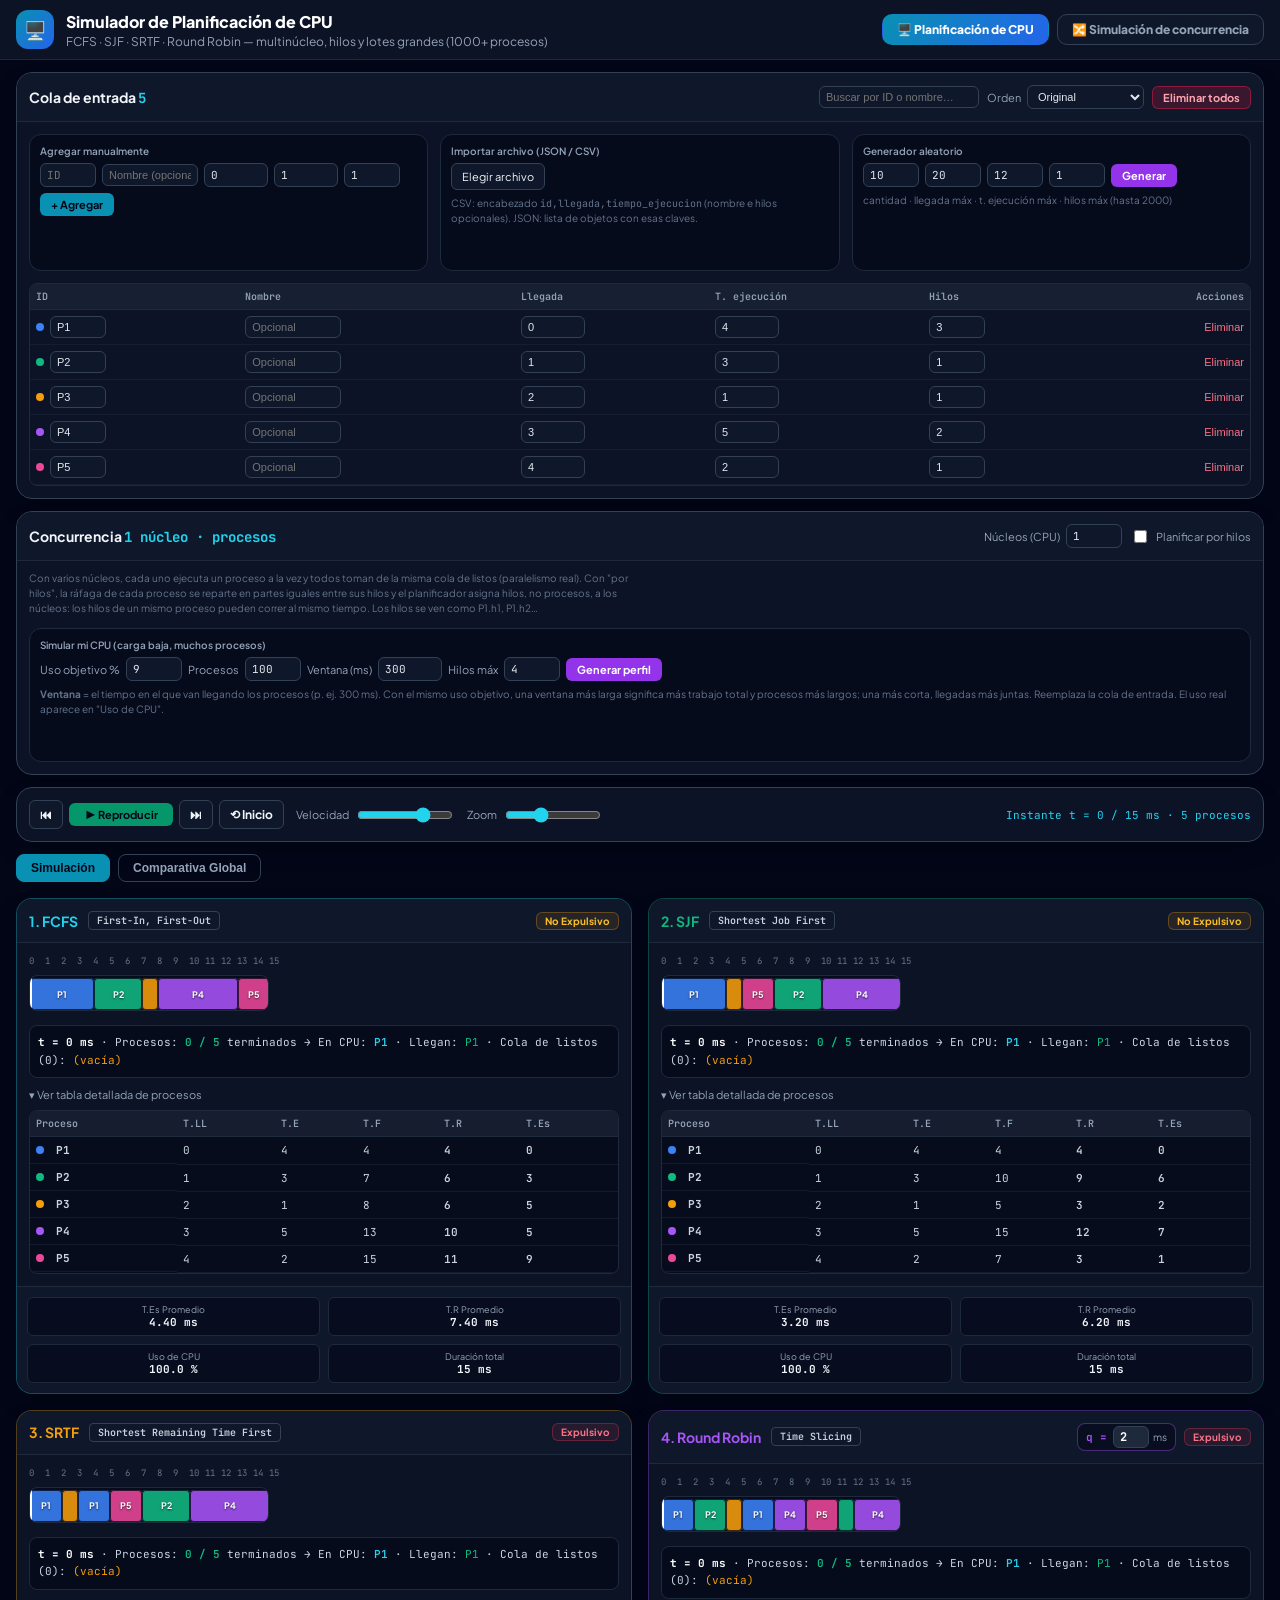
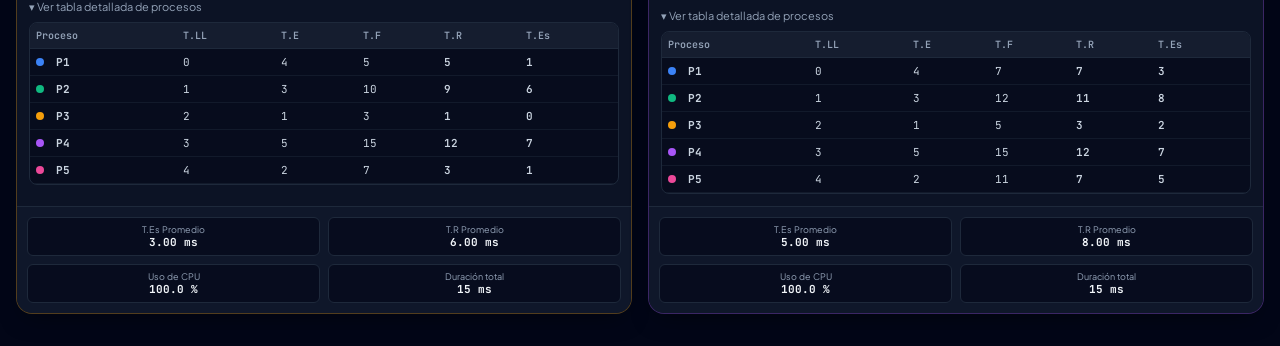
<file: simulacion de planificadores de procesos/index.html>
<!doctype html>
<html lang="es">
<head>
<meta charset="UTF-8" />
<meta name="viewport" content="width=device-width, initial-scale=1, viewport-fit=cover" />
<title>Simulador de Planificación de CPU</title>
<link rel="stylesheet" href="style.css" />
<link rel="stylesheet" href="concurrencia.css" />
</head>
<body>

<header class="app-header">
  <div class="app-header__brand">
    <div id="app-icon" class="app-header__icon">🖥️</div>
    <div>
      <h1 id="app-title" class="app-header__title">Simulador de Planificación de CPU</h1>
      <p id="app-subtitle" class="app-header__subtitle">FCFS · SJF · SRTF · Round Robin — multinúcleo, hilos y lotes grandes (1000+ procesos)</p>
    </div>
  </div>
  <nav class="main-nav">
    <button id="nav-cpu" class="main-nav__btn active" type="button">🖥️ Planificación de CPU</button>
    <button id="nav-conc" class="main-nav__btn" type="button">🔀 Simulación de concurrencia</button>
  </nav>
</header>

<div id="sec-cpu">

<!-- ===================== GESTIÓN DE PROCESOS ===================== -->
<section class="panel-card">
  <div class="panel-card__header">
    <h2 class="panel-card__title">Cola de entrada <span id="proc-count" class="pill-count code-font">5</span></h2>
    <div class="toolbar">
      <input id="proc-search" class="input input--search" placeholder="Buscar por ID o nombre…" />
      <label class="toolbar" style="gap:6px;color:var(--c-text-dim);font-size:11px;">
        Orden
        <select id="sort-select" class="input">
          <option value="original">Original</option>
          <option value="original-desc">Original invertido</option>
          <option value="at-asc">Llegada ↑</option>
          <option value="at-desc">Llegada ↓</option>
          <option value="pid-asc">ID ↑</option>
          <option value="pid-desc">ID ↓</option>
        </select>
      </label>
      <button id="btn-clear-all" class="btn btn--sm btn--danger-ghost">Eliminar todos</button>
    </div>
  </div>

  <div class="form-grid">
    <div class="form-box">
      <p class="form-box__label">Agregar manualmente</p>
      <div class="field-row">
        <input id="f-pid" class="input input--id code-font" placeholder="ID" />
        <input id="f-name" class="input input--name" placeholder="Nombre (opcional)" />
        <input id="f-at" type="number" min="0" value="0" class="input input--num code-font" placeholder="Llegada" />
        <input id="f-bt" type="number" min="1" value="1" class="input input--num code-font" placeholder="T. ejecución" />
        <input id="f-th" type="number" min="1" max="16" value="1" class="input input--num-sm code-font" placeholder="Hilos" title="Hilos" />
        <button id="btn-add" class="btn btn--sm btn--add">+ Agregar</button>
      </div>
      <p id="add-status" class="status-msg"></p>
    </div>

    <div class="form-box">
      <p class="form-box__label">Importar archivo (JSON / CSV)</p>
      <label class="file-label">
        Elegir archivo
        <input id="file-input" type="file" accept=".json,.csv" class="hidden" />
      </label>
      <p class="hint">CSV: encabezado <span class="code-font">id,llegada,tiempo_ejecucion</span> (nombre e hilos opcionales). JSON: lista de objetos con esas claves.</p>
      <p id="import-status" class="status-msg"></p>
    </div>

    <div class="form-box">
      <p class="form-box__label">Generador aleatorio</p>
      <div class="field-row">
        <input id="r-n" type="number" min="1" max="2000" value="10" class="input input--num-sm code-font" title="Cantidad" />
        <input id="r-at-max" type="number" min="0" value="20" class="input input--num-sm code-font" title="Llegada máx" />
        <input id="r-bt-max" type="number" min="1" value="12" class="input input--num-sm code-font" title="T. ejecución máx" />
        <input id="r-th-max" type="number" min="1" max="16" value="1" class="input input--num-sm code-font" title="Hilos máx" />
        <button id="btn-random" class="btn btn--sm btn--random">Generar</button>
      </div>
      <p class="hint">cantidad · llegada máx · t. ejecución máx · hilos máx (hasta 2000)</p>
    </div>
  </div>

  <div id="proc-scroll" class="table-wrap table-wrap--proc custom-scrollbar">
    <table class="data-table data-table--proc">
      <thead>
        <tr><th>ID</th><th>Nombre</th><th>Llegada</th><th>T. ejecución</th><th>Hilos</th><th class="text-right">Acciones</th></tr>
      </thead>
      <tbody id="proc-tbody"></tbody>
    </table>
  </div>
</section>

<!-- ===================== CONCURRENCIA ===================== -->
<section class="panel-card">
  <div class="panel-card__header">
    <h2 class="panel-card__title">Concurrencia <span id="cfg-summary" class="pill-count code-font"></span></h2>
    <div class="toolbar">
      <label class="cfg-label">Núcleos (CPU)
        <input id="cfg-cores" type="number" min="1" max="16" value="1" class="input input--num-sm code-font" />
      </label>
      <label class="cfg-label"><input id="cfg-threads" type="checkbox" /> Planificar por hilos</label>
    </div>
  </div>
  <p class="hint cfg-hint">Con varios núcleos, cada uno ejecuta un proceso a la vez y todos toman de la misma cola de listos (paralelismo real). Con "por hilos", la ráfaga de cada proceso se reparte en partes iguales entre sus hilos y el planificador asigna hilos, no procesos, a los núcleos: los hilos de un mismo proceso pueden correr al mismo tiempo. Los hilos se ven como P1.h1, P1.h2…</p>
  <div class="form-box profile-box">
    <p class="form-box__label">Simular mi CPU (carga baja, muchos procesos)</p>
    <div class="field-row">
      <label class="cfg-label">Uso objetivo %
        <input id="pf-util" type="number" min="1" max="100" value="9" class="input input--num-sm code-font" />
      </label>
      <label class="cfg-label">Procesos
        <input id="pf-n" type="number" min="1" max="2000" value="100" class="input input--num-sm code-font" />
      </label>
      <label class="cfg-label" title="Tiempo total durante el cual van llegando los procesos">Ventana (ms)
        <input id="pf-win" type="number" min="10" value="300" class="input input--num code-font" />
      </label>
      <label class="cfg-label">Hilos máx
        <input id="pf-th" type="number" min="1" max="16" value="4" class="input input--num-sm code-font" />
      </label>
      <button id="btn-profile" class="btn btn--sm btn--random">Generar perfil</button>
    </div>
    <p class="hint"><strong>Ventana</strong> = el tiempo en el que van llegando los procesos (p. ej. 300 ms). Con el mismo uso objetivo, una ventana más larga significa más trabajo total y procesos más largos; una más corta, llegadas más juntas. Reemplaza la cola de entrada. El uso real aparece en "Uso de CPU".</p>
    <p id="profile-status" class="status-msg"></p>
  </div>
  <div id="thread-legend" class="thread-legend hidden">
    <span>Hilos de un mismo proceso (mismo color):</span>
    <span class="thread-legend__item"><span class="thread-legend__sw"></span>h1, h5…</span>
    <span class="thread-legend__item"><span class="thread-legend__sw thread-1"></span>h2, h6…</span>
    <span class="thread-legend__item"><span class="thread-legend__sw thread-2"></span>h3, h7…</span>
    <span class="thread-legend__item"><span class="thread-legend__sw thread-3"></span>h4, h8…</span>
  </div>
</section>

<!-- ===================== REPRODUCCIÓN GLOBAL ===================== -->
<section class="panel-card">
  <div class="playback-bar">
    <div class="playback-controls">
      <button id="btn-step-back" class="btn btn--sm btn--secondary icon-btn">⏮</button>
      <button id="btn-play" class="btn btn--sm btn--play">▶ Reproducir</button>
      <button id="btn-step-fwd" class="btn btn--sm btn--secondary icon-btn">⏭</button>
      <button id="btn-scrub-reset" class="btn btn--sm btn--secondary icon-btn">⟲ Inicio</button>
    </div>
    <label class="range-field">Velocidad
      <input id="speed-range" type="range" min="40" max="1000" step="20" value="740">
    </label>
    <label class="range-field">Zoom
      <input id="zoom-range" type="range" min="3" max="40" step="1" value="16">
    </label>
    <span id="cursor-label" class="cursor-label code-font">Instante t = 0 / 0 ms</span>
  </div>
</section>

<div class="tabs">
  <button class="tab-btn active" id="tab-sim">Simulación</button>
  <button class="tab-btn" id="tab-comp">Comparativa Global</button>
</div>

<main id="view-sim" class="panels-grid"></main>

<section id="view-comp" class="comp-wrap hidden">
  <div class="comp-card">
    <h2 class="comp-card__title">Comparativa de las 4 políticas (mismo lote)</h2>
    <p id="comp-cfg" class="hint"></p>
    <div class="table-wrap">
      <table class="comp-table">
        <thead><tr><th>Algoritmo</th><th>T.Es Promedio</th><th>T.R Promedio</th><th>Uso de CPU</th></tr></thead>
        <tbody id="comp-tbody"></tbody>
      </table>
    </div>
    <div id="comp-bars" class="comp-bars"></div>
  </div>
</section>

<template id="tpl-panel">
  <section class="algo-panel">
    <div class="algo-panel__header">
      <h2 class="algo-panel__title"><span class="panel-title"></span><span class="algo-panel__subtitle panel-subtitle"></span></h2>
      <div class="algo-panel__extra panel-extra"></div>
    </div>
    <div class="algo-panel__body">
      <div class="gantt-scroll custom-scrollbar wrap">
        <div class="gantt-ruler ruler"></div>
        <div class="gantt-cells cells"></div>
      </div>
      <div class="detail-box detail"></div>
      <details class="detail-toggle">
        <summary>Ver tabla detallada de procesos</summary>
        <div class="table-wrap table-wrap--detail custom-scrollbar detail-scroll">
          <table class="data-table">
            <thead>
              <tr><th>Proceso</th><th>T.LL</th><th>T.E</th><th>T.F</th><th>T.R</th><th>T.Es</th></tr>
            </thead>
            <tbody class="tbody"></tbody>
          </table>
        </div>
      </details>
    </div>
    <div class="algo-panel__stats">
      <div class="stat-box"><span class="stat-box__label">T.Es Promedio</span><span class="stat-box__value stat-wt"></span></div>
      <div class="stat-box"><span class="stat-box__label">T.R Promedio</span><span class="stat-box__value stat-tat"></span></div>
      <div class="stat-box"><span class="stat-box__label">Uso de CPU</span><span class="stat-box__value stat-util"></span></div>
      <div class="stat-box"><span class="stat-box__label">Duración total</span><span class="stat-box__value stat-span"></span></div>
    </div>
  </section>
</template>

</div><!-- /sec-cpu -->

<div id="sec-conc" class="hidden"></div>

<script src="script.js"></script>
<script src="concurrencia.js"></script>
<script src="problema-fumadores.js"></script>
<script src="problema-barbero.js"></script>
<script src="problema-productor-consumidor.js"></script>
<script src="problema-lectores-escritores.js"></script>
<script src="problema-filosofos.js"></script>
</body>
</html>
</file>
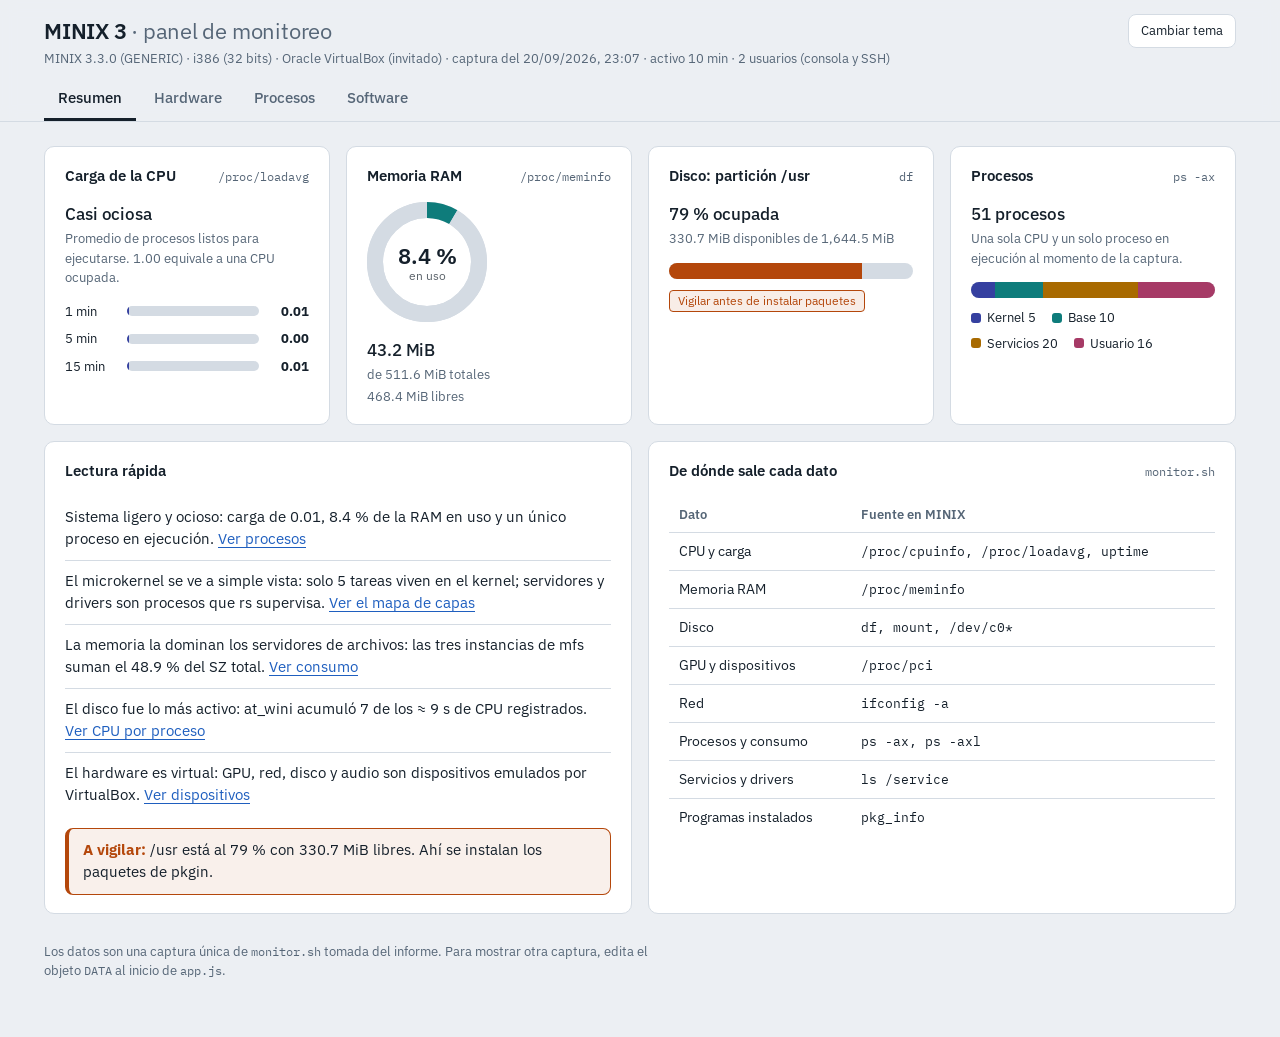
<file: visual/index.html>
<!DOCTYPE html>
<html lang="es">
<head>
  <meta charset="utf-8">
  <meta name="viewport" content="width=device-width, initial-scale=1">
  <title>MINIX 3 · Panel de monitoreo</title>
  <link rel="preconnect" href="https://fonts.googleapis.com">
  <link rel="preconnect" href="https://fonts.gstatic.com" crossorigin>
  <link rel="stylesheet" href="https://fonts.googleapis.com/css2?family=IBM+Plex+Mono:wght@400;500&family=IBM+Plex+Sans:wght@400;500;600&display=swap">
  <link rel="stylesheet" href="styles.css">
</head>
<body>
  <a class="skip" href="#main">Ir al contenido</a>

  <header class="top">
    <div class="top-inner">
      <div class="ident">
        <div>
          <h1>MINIX 3 <span>· panel de monitoreo</span></h1>
          <p class="ident-meta" id="meta"></p>
        </div>
        <button class="theme-btn" id="theme-btn" type="button" aria-pressed="false">Cambiar tema</button>
      </div>

      <nav class="tabs" role="tablist" aria-label="Secciones del panel">
        <button class="tab" role="tab" id="tab-resumen"  aria-controls="view-resumen"  aria-selected="true"  type="button">Resumen</button>
        <button class="tab" role="tab" id="tab-hardware" aria-controls="view-hardware" aria-selected="false" type="button" tabindex="-1">Hardware</button>
        <button class="tab" role="tab" id="tab-procesos" aria-controls="view-procesos" aria-selected="false" type="button" tabindex="-1">Procesos</button>
        <button class="tab" role="tab" id="tab-software" aria-controls="view-software" aria-selected="false" type="button" tabindex="-1">Software</button>
      </nav>
    </div>
  </header>

  <main id="main">
    <section class="view" id="view-resumen"  role="tabpanel" aria-labelledby="tab-resumen"></section>
    <section class="view" id="view-hardware" role="tabpanel" aria-labelledby="tab-hardware" hidden></section>
    <section class="view" id="view-procesos" role="tabpanel" aria-labelledby="tab-procesos" hidden></section>
    <section class="view" id="view-software" role="tabpanel" aria-labelledby="tab-software" hidden></section>

    <p class="foot">
      Los datos son una captura única de <code>monitor.sh</code> tomada del informe.
      Para mostrar otra captura, edita el objeto <code>DATA</code> al inicio de <code>app.js</code>.
    </p>
  </main>

  <noscript><p style="padding:24px">Este panel necesita JavaScript activado.</p></noscript>
  <script src="app.js"></script>
</body>
</html>
</file>
<file: simulacion de planificadores de procesos/style.css>
@import url("https://fonts.googleapis.com/css2?family=JetBrains+Mono:wght@400;600;800&family=Plus+Jakarta+Sans:wght@400;500;600;700;800&display=swap");

/* ===================== Tokens ===================== */
:root{
  --c-bg:#020617;
  --c-surface: rgba(15,23,42,.8);
  --c-surface-solid:#0f172a;
  --c-surface-2: rgba(2,6,23,.6);
  --c-surface-3: rgba(2,6,23,.5);
  --c-border:#1e293b;
  --c-border-2:#334155;
  --c-text:#f1f5f9;
  --c-text-dim:#94a3b8;
  --c-text-dim-2:#64748b;

  --font-sans:"Plus Jakarta Sans", sans-serif;
  --font-mono:"JetBrains Mono", monospace;

  /* paleta de colores por proceso (rgb, para componer con alpha) */
  --rgb-blue:59,130,246;
  --rgb-emerald:16,185,129;
  --rgb-amber:245,158,11;
  --rgb-purple:168,85,247;
  --rgb-pink:236,72,153;
  --rgb-cyan:34,211,238;
  --rgb-rose:244,63,94;
  --rgb-indigo:99,102,241;
  --rgb-teal:20,184,166;
  --rgb-orange:249,115,22;

  padding-top:env(safe-area-inset-top,0px);
  padding-bottom:env(safe-area-inset-bottom,0px);
}
*{ box-sizing:border-box; }

/* ===================== Base ===================== */
html{ height:100%; scroll-padding-top:env(safe-area-inset-top,0px); }
body{
  min-height:100%;
  margin:0;
  display:flex;
  flex-direction:column;
  background:var(--c-bg);
  color:var(--c-text);
  font-family:var(--font-sans);
  -webkit-font-smoothing:antialiased;
}
.code-font{ font-family:var(--font-mono); }
.hidden{ display:none !important; }
.truncate{ overflow:hidden; text-overflow:ellipsis; white-space:nowrap; }
.shrink-0{ flex-shrink:0; }
input[type="range"]{ accent-color: rgb(var(--rgb-cyan)); }

/* scrollbars */
.custom-scrollbar::-webkit-scrollbar{ height:6px; width:6px; }
.custom-scrollbar::-webkit-scrollbar-track{ background:rgba(15,23,42,.6); border-radius:4px; }
.custom-scrollbar::-webkit-scrollbar-thumb{ background:rgba(51,65,85,.8); border-radius:4px; }

/* ===================== Encabezado ===================== */
.app-header{
  display:flex; flex-wrap:wrap; align-items:center; justify-content:space-between; gap:10px 16px;
  background:var(--c-surface);
  border-bottom:1px solid var(--c-border);
  padding:10px 16px;
  padding-top:calc(10px + env(safe-area-inset-top,0px));
  position:sticky; top:0; z-index:50;
  backdrop-filter:blur(8px);
}
.app-header__brand{ display:flex; align-items:center; gap:12px; }
.app-header__icon{
  padding:8px; border-radius:12px; font-size:18px; color:#fff;
  background:linear-gradient(135deg,#0891b2,#2563eb);
}
.app-header__title{ margin:0 0 2px; font-size:16px; font-weight:800; color:#fff; }
.app-header__subtitle{ margin:0; font-size:12px; color:var(--c-text-dim); }

/* ===================== Tarjetas / secciones genéricas ===================== */
.panel-card{
  background:var(--c-surface);
  border:1px solid var(--c-border-2);
  border-radius:16px;
  box-shadow:0 10px 25px -10px rgba(0,0,0,.5);
  overflow:hidden;
  margin:12px 12px 0;
}
.panel-card__header{
  padding:12px; background:var(--c-surface-solid); border-bottom:1px solid var(--c-border);
  display:flex; align-items:center; justify-content:space-between; gap:8px; flex-wrap:wrap;
}
.panel-card__title{ margin:0; font-weight:700; font-size:14px; color:var(--c-text); }
.pill-count{ font-family:var(--font-mono); color:rgb(var(--rgb-cyan)); }
.toolbar{ display:flex; align-items:center; gap:8px; flex-wrap:wrap; }

@media (min-width:1024px){ .panel-card{ margin:12px 16px 0; } }

/* ===================== Botones ===================== */
.btn{
  font-family:var(--font-sans); font-size:13px; font-weight:700;
  border-radius:8px; border:1px solid transparent; padding:6px 12px; cursor:pointer;
}
.btn--sm{ font-size:11px; padding:4px 10px; border-radius:6px; }
.btn--add{ background:#0891b2; color:#020617; }
.btn--add:hover{ background:#22d3ee; }
.btn--random{ background:#9333ea; color:#fff; }
.btn--random:hover{ background:#a855f7; }
.btn--play{ background:#059669; color:#020617; min-width:104px; }
.btn--play:hover{ background:#10b981; }
.btn--secondary{ background:var(--c-surface-solid); color:var(--c-text); border-color:var(--c-border-2); }
.btn--secondary:hover{ background:#1e293b; }
.btn--danger-ghost{
  background:rgba(225,29,72,.2); border-color:rgba(225,29,72,.5); color:#fda4af;
}
.btn--danger-ghost:hover{ background:rgba(225,29,72,.4); }
.btn:focus-visible, .input:focus, select:focus{ outline:2px solid rgb(var(--rgb-cyan)); outline-offset:1px; }
.link-danger{ background:none; border:none; color:#fb7185; font-size:11px; cursor:pointer; padding:0; }
.link-danger:hover{ color:#fda4af; }
.link-inline{ background:none; border:none; padding:0; cursor:pointer; text-decoration:underline; color:rgb(var(--rgb-cyan)); font:inherit; }
.link-inline:hover{ color:#67e8f9; }
.file-label{
  display:inline-block; background:var(--c-surface-solid); border:1px solid var(--c-border-2);
  padding:6px 10px; border-radius:6px; font-size:11px; cursor:pointer;
}
.file-label:hover{ background:#1e293b; }

/* ===================== Campos de formulario ===================== */
.input{
  background:#0f172a; border:1px solid var(--c-border-2); color:#e2e8f0;
  border-radius:6px; padding:4px 6px; font-size:11px;
}
.input--id{ width:56px; }
.input--name{ width:96px; }
.input--num{ width:64px; }
.input--num-sm{ width:56px; }
.input--search{ width:160px; }
.quantum-input{
  width:36px; background:#1e293b; text-align:center; color:#fff; font-weight:700;
  border-radius:6px; border:1px solid var(--c-border-2); padding:2px 0; font-size:12px;
}
.status-msg{ font-size:10px; margin-top:4px; min-height:14px; }
.status-msg--ok{ color:#34d399; }
.status-msg--err{ color:#fb7185; }
.hint{ font-size:10px; color:var(--c-text-dim-2); margin-top:6px; line-height:1.5; }

.form-grid{ padding:12px; display:grid; grid-template-columns:1fr; gap:12px; }
@media (min-width:768px){ .form-grid{ grid-template-columns:repeat(3,1fr); } }
.form-box{ background:var(--c-surface-2); border:1px solid var(--c-border); border-radius:12px; padding:10px; }
.form-box__label{ font-size:10px; font-weight:600; color:var(--c-text-dim); margin:0 0 6px; }
.field-row{ display:flex; gap:6px; flex-wrap:wrap; align-items:center; }

/* ===================== Tablas ===================== */
.table-wrap{ overflow:auto; border-radius:8px; border:1px solid var(--c-border); }
.table-wrap--proc{ max-height:256px; margin:0 12px 12px; }
.data-table{ width:100%; text-align:left; font-size:11px; font-family:var(--font-mono); border-collapse:collapse; }
.data-table--proc{ min-width:480px; }
.data-table thead th{
  background:rgba(30,41,59,.6); color:var(--c-text-dim); font-weight:600; font-size:10px;
  padding:6px; border-bottom:1px solid var(--c-border); white-space:nowrap; position:sticky; top:0; z-index:1;
}
.data-table td{ padding:6px; border-bottom:1px solid rgba(30,41,59,.5); color:#cbd5e1; }
.data-table tbody tr:hover td{ background:rgba(30,41,59,.3); }
.data-table .text-right{ text-align:right; }
.data-table__empty{ padding:16px; text-align:center; color:var(--c-text-dim-2); font-family:var(--font-sans); font-size:12px; }
.row-dot{ display:inline-block; width:8px; height:8px; border-radius:50%; margin-right:6px; }

/* ===================== Barra de reproducción ===================== */
.playback-bar{ display:flex; flex-wrap:wrap; align-items:center; gap:12px; padding:12px; }
.playback-controls{ display:flex; align-items:center; gap:6px; }
.icon-btn{ padding:6px 10px; font-size:12px; }
.range-field{ display:flex; align-items:center; gap:6px; font-size:11px; color:var(--c-text-dim); }
.range-field input[type="range"]{ width:96px; }
.cursor-label{ font-family:var(--font-mono); font-size:11px; color:rgb(var(--rgb-cyan)); margin-left:auto; }

/* ===================== Tabs ===================== */
.tabs{ display:flex; gap:8px; margin:12px 12px 0; }
@media (min-width:1024px){ .tabs{ margin:12px 16px 0; } }
.tab-btn{
  padding:6px 14px; border-radius:8px; font-size:12px; font-weight:700;
  border:1px solid var(--c-border-2); color:var(--c-text-dim); background:transparent; cursor:pointer;
}
.tab-btn.active{ background:#0891b2; color:#020617; border-color:#0891b2; }

/* ===================== Grilla de paneles de algoritmos ===================== */
.panels-grid{ flex:1; padding:12px; display:grid; grid-template-columns:1fr; gap:16px; }
@media (min-width:1024px){ .panels-grid{ grid-template-columns:1fr 1fr; padding:16px; } }

.algo-panel{
  background:var(--c-surface); border:1px solid transparent; border-radius:16px;
  box-shadow:0 10px 25px -10px rgba(0,0,0,.5); display:flex; flex-direction:column; overflow:hidden;
}
.algo-panel__header{
  padding:12px; background:var(--c-surface-solid); border-bottom:1px solid var(--c-border);
  display:flex; align-items:center; justify-content:space-between; gap:8px; flex-wrap:wrap;
}
.algo-panel__title{ margin:0; font-weight:700; font-size:14px; display:flex; align-items:center; gap:6px; }
.algo-panel__subtitle{
  font-family:var(--font-mono); font-size:10px; font-weight:600; padding:2px 8px; border-radius:4px;
  background:var(--c-surface-solid); color:#cbd5e1; border:1px solid var(--c-border-2); margin-left:4px;
}
.algo-panel__extra{ display:flex; align-items:center; gap:8px; }
.algo-panel__body{ flex:1; padding:12px; display:flex; flex-direction:column; gap:10px; }

.quantum-field{ display:flex; align-items:center; background:var(--c-surface-3); border:1px solid rgba(var(--rgb-purple),.4); border-radius:8px; padding:2px 8px; }
.quantum-field label{ font-family:var(--font-mono); font-size:11px; color:rgb(var(--rgb-purple)); font-weight:600; margin-right:6px; }
.quantum-field span{ font-size:10px; color:var(--c-text-dim); margin-left:4px; }
.vt-spacer-cell{ padding:0; border:0; }

.mode-badge{ font-size:10px; font-weight:700; padding:2px 8px; border-radius:6px; border:1px solid; }
.mode-badge--expulsive{ background:rgba(244,63,94,.1); color:#fb7185; border-color:rgba(244,63,94,.3); }
.mode-badge--nonexpulsive{ background:rgba(245,158,11,.1); color:#fbbf24; border-color:rgba(245,158,11,.3); }

/* Gantt */
.gantt-scroll{ overflow-x:auto; padding-bottom:4px; }
.gantt-ruler{ position:relative; height:16px; margin-bottom:4px; }
.gantt-ruler span{ position:absolute; font-size:9px; color:var(--c-text-dim-2); font-family:var(--font-mono); }
.gantt-cells{
  position:relative; height:36px; background:var(--c-surface-3);
  border-radius:8px; border:1px solid var(--c-border); overflow:hidden; cursor:pointer;
}
.gantt-block{
  position:absolute; top:0; height:32px; border-radius:4px;
  box-shadow:inset 0 0 0 1px rgba(2,6,23,.75);
  display:flex; align-items:center; justify-content:center; overflow:hidden; white-space:nowrap;
  font-size:9px; font-weight:700; color:#fff; text-shadow:0 1px 2px rgba(0,0,0,.65);
}
/* hilos del mismo proceso: mismo color, distinto patrón */
.thread-1{ background-image:repeating-linear-gradient(45deg,rgba(255,255,255,.30) 0 3px,transparent 3px 7px); }
.thread-2{ background-image:radial-gradient(rgba(255,255,255,.45) 1.2px,transparent 1.6px); background-size:6px 6px; }
.thread-3{ background-image:linear-gradient(rgba(0,0,0,.38),rgba(0,0,0,.38)); }
.gantt-block--idle{ background:rgba(30,41,59,.6); color:var(--c-text-dim-2); }
.gantt-clip{ position:absolute; top:0; left:0; overflow:hidden; }
.gantt-cursor{ position:absolute; top:0; height:36px; width:2px; background:#fff; pointer-events:none; z-index:2; }

/* Caja de detalle (instante actual) */
.detail-box{
  font-family:var(--font-mono); font-size:11px; color:#cbd5e1; background:var(--c-surface-2);
  border:1px solid var(--c-border); border-radius:8px; padding:8px; line-height:1.6;
  max-height:112px; overflow-y:auto;
}
.detail-box strong{ color:#fff; }

/* Tabla detallada colapsable */
details.detail-toggle > summary{ cursor:pointer; font-size:11px; color:var(--c-text-dim); font-family:var(--font-sans); list-style:none; user-select:none; }
details.detail-toggle > summary::-webkit-details-marker{ display:none; }
details.detail-toggle > summary::before{ content:'▸ '; }
details.detail-toggle[open] > summary::before{ content:'▾ '; }
.table-wrap--detail{ margin-top:8px; max-height:224px; background:var(--c-surface-3); }

/* Stats del panel */
.algo-panel__stats{ padding:10px; background:var(--c-surface-solid); border-top:1px solid var(--c-border); display:grid; grid-template-columns:1fr 1fr; gap:8px; }
.stat-box{ background:var(--c-surface-2); border:1px solid var(--c-border); border-radius:6px; padding:6px; text-align:center; font-family:var(--font-mono); font-size:11px; }
.stat-box__label{ display:block; font-size:9px; color:var(--c-text-dim); font-family:var(--font-sans); }
.stat-box__value{ font-weight:700; }

/* ===================== Comparativa ===================== */
.comp-wrap{ flex:1; padding:12px; }
@media (min-width:1024px){ .comp-wrap{ padding:16px; } }
.comp-card{ background:var(--c-surface); border:1px solid var(--c-border-2); border-radius:16px; box-shadow:0 10px 25px -10px rgba(0,0,0,.5); padding:16px; }
.comp-card__title{ margin:0 0 12px; font-weight:700; font-size:14px; color:var(--c-text); }
.comp-table{ width:100%; text-align:left; font-size:12px; font-family:var(--font-mono); border-collapse:collapse; }
.comp-table thead th{ background:rgba(30,41,59,.6); color:var(--c-text-dim); padding:8px; border-bottom:1px solid var(--c-border); }
.comp-table td{ padding:8px; border-bottom:1px solid rgba(30,41,59,.5); color:#cbd5e1; }
.comp-bars{ display:flex; flex-direction:column; gap:10px; margin-top:16px; }
.comp-bar__row{ display:flex; justify-content:space-between; font-size:11px; font-family:var(--font-mono); color:var(--c-text-dim); margin-bottom:2px; }
.comp-bar__track{ height:12px; border-radius:6px; background:#1e293b; overflow:hidden; }
.comp-bar__fill{ height:100%; }

/* ===================== Paleta de colores por proceso ===================== */
.dot-blue{ background:rgb(var(--rgb-blue)); } .text-blue{ color:rgb(var(--rgb-blue)); } .block-blue{ background:rgba(var(--rgb-blue),.88); } .border-blue{ border-color:rgba(var(--rgb-blue),.3); }
.dot-emerald{ background:rgb(var(--rgb-emerald)); } .text-emerald{ color:rgb(var(--rgb-emerald)); } .block-emerald{ background:rgba(var(--rgb-emerald),.88); } .border-emerald{ border-color:rgba(var(--rgb-emerald),.3); }
.dot-amber{ background:rgb(var(--rgb-amber)); } .text-amber{ color:rgb(var(--rgb-amber)); } .block-amber{ background:rgba(var(--rgb-amber),.88); } .border-amber{ border-color:rgba(var(--rgb-amber),.3); }
.dot-purple{ background:rgb(var(--rgb-purple)); } .text-purple{ color:rgb(var(--rgb-purple)); } .block-purple{ background:rgba(var(--rgb-purple),.88); } .border-purple{ border-color:rgba(var(--rgb-purple),.3); }
.dot-pink{ background:rgb(var(--rgb-pink)); } .text-pink{ color:rgb(var(--rgb-pink)); } .block-pink{ background:rgba(var(--rgb-pink),.88); } .border-pink{ border-color:rgba(var(--rgb-pink),.3); }
.dot-cyan{ background:rgb(var(--rgb-cyan)); } .text-cyan{ color:rgb(var(--rgb-cyan)); } .block-cyan{ background:rgba(var(--rgb-cyan),.88); } .border-cyan{ border-color:rgba(var(--rgb-cyan),.3); }
.dot-rose{ background:rgb(var(--rgb-rose)); } .text-rose{ color:rgb(var(--rgb-rose)); } .block-rose{ background:rgba(var(--rgb-rose),.88); } .border-rose{ border-color:rgba(var(--rgb-rose),.3); }
.dot-indigo{ background:rgb(var(--rgb-indigo)); } .text-indigo{ color:rgb(var(--rgb-indigo)); } .block-indigo{ background:rgba(var(--rgb-indigo),.88); } .border-indigo{ border-color:rgba(var(--rgb-indigo),.3); }
.dot-teal{ background:rgb(var(--rgb-teal)); } .text-teal{ color:rgb(var(--rgb-teal)); } .block-teal{ background:rgba(var(--rgb-teal),.88); } .border-teal{ border-color:rgba(var(--rgb-teal),.3); }
.dot-orange{ background:rgb(var(--rgb-orange)); } .text-orange{ color:rgb(var(--rgb-orange)); } .block-orange{ background:rgba(var(--rgb-orange),.88); } .border-orange{ border-color:rgba(var(--rgb-orange),.3); }

/* ===================== Concurrencia ===================== */
.cfg-label{ display:flex; align-items:center; gap:6px; font-size:11px; color:var(--c-text-dim); }
.cfg-hint{ margin:0; padding:10px 12px 12px; max-width:90ch; }

/* leyenda de hilos */
.thread-legend{ display:flex; flex-wrap:wrap; align-items:center; gap:10px; padding:0 12px 12px; font-size:11px; color:var(--c-text-dim); }
.thread-legend__item{ display:inline-flex; align-items:center; gap:6px; }
.thread-legend__sw{ display:inline-block; width:26px; height:14px; border-radius:3px; background-color:rgba(var(--rgb-blue),.88); box-shadow:inset 0 0 0 1px rgba(2,6,23,.75); }

.profile-box{ margin:0 12px 12px; }
</file>
<file: simulacion de planificadores de procesos/concurrencia.css>
/* ===================== Navegación principal ===================== */
.main-nav{ display:flex; gap:8px; flex-wrap:wrap; }
.main-nav__btn{
  padding:7px 14px; border-radius:10px; font-size:12px; font-weight:800; font-family:var(--font-sans);
  border:1px solid var(--c-border-2); color:var(--c-text-dim); background:var(--c-surface-solid); cursor:pointer;
}
.main-nav__btn:hover{ background:#1e293b; }
.main-nav__btn.active{ background:linear-gradient(135deg,#0891b2,#2563eb); color:#fff; border-color:transparent; }
#sec-cpu, #sec-conc{ display:flex; flex-direction:column; flex:1; padding-bottom:16px; }

/* ===================== Simulación de concurrencia ===================== */
.cc-problems{ display:flex; gap:8px; }
.cc-intro{ margin:0; padding:10px 12px 0; max-width:100ch; font-size:12px; color:var(--c-text-dim); line-height:1.6; }
.cc-intro code, .cc-banner code{ font-family:var(--font-mono); color:rgb(var(--rgb-cyan)); }
.cc-select{ width:100%; font-size:11px; padding:6px; }
.cc-stats{ font-size:11px; color:rgb(var(--rgb-cyan)); }

/* ===================== Escenario visual ===================== */
.sc-stage{
  position:relative; margin:12px; padding:16px; border-radius:18px; overflow:hidden;
  display:flex; flex-direction:column; gap:12px;
  background:
    radial-gradient(ellipse at 50% -10%, rgba(var(--rgb-blue),.22), transparent 60%),
    radial-gradient(ellipse at 50% 120%, rgba(var(--rgb-purple),.14), transparent 55%),
    linear-gradient(180deg,#0a1020,#0f172a);
  border:1px solid var(--c-border-2);
  box-shadow:inset 0 0 60px rgba(0,0,0,.45);
}
.sc-stage::before{ content:""; position:absolute; inset:0; pointer-events:none; opacity:.35;
  background-image:linear-gradient(rgba(148,163,184,.07) 1px,transparent 1px),linear-gradient(90deg,rgba(148,163,184,.07) 1px,transparent 1px); background-size:28px 28px; }
.sc-stage > *{ position:relative; }

.sc-avatar{ width:64px; height:64px; border-radius:50%; display:flex; align-items:center; justify-content:center; font-size:34px;
  background:radial-gradient(circle at 35% 30%,#334155,#0f172a); border:2px solid var(--c-border-2); box-shadow:0 6px 16px rgba(0,0,0,.5); }
.sc-name{ font-weight:800; font-size:13px; color:#fff; }
.sc-sub{ font-size:10px; color:var(--c-text-dim); }

.sc-top{ display:grid; grid-template-columns:1fr; gap:12px; align-items:stretch; }
@media (min-width:768px){ .sc-top{ grid-template-columns:200px 1fr; } }

.sc-agent{ display:flex; flex-direction:column; align-items:center; gap:4px; text-align:center; padding:12px; border-radius:16px;
  background:linear-gradient(180deg,rgba(30,41,59,.8),rgba(15,23,42,.8)); border:1px solid var(--c-border-2); transition:box-shadow .3s,border-color .3s; }
.sc-avatar--agent{ border-color:rgba(var(--rgb-cyan),.6); }
.sc-agent.is-active{ border-color:rgb(var(--rgb-cyan)); box-shadow:0 0 0 3px rgba(var(--rgb-cyan),.2),0 0 28px rgba(var(--rgb-cyan),.35); }
.sc-agent.is-active .sc-avatar--agent{ animation:sc-bounce .5s ease-out; }
.sc-lamp{ font-family:var(--font-mono); font-size:10px; font-weight:700; padding:2px 10px; border-radius:999px; border:1px solid; }
.lamp-green{ color:#6ee7b7; border-color:rgba(16,185,129,.6); background:rgba(16,185,129,.15); box-shadow:0 0 12px rgba(16,185,129,.35); }
.lamp-red{ color:#fda4af; border-color:rgba(244,63,94,.6); background:rgba(244,63,94,.15); }

/* mesa */
.sc-tablewrap{ display:flex; flex-direction:column; align-items:center; justify-content:center; min-height:130px; }
.sc-table{ width:100%; max-width:560px; min-height:96px; border-radius:50px / 36px; padding:12px 24px; display:flex; align-items:center; justify-content:center; gap:16px; position:relative;
  background:linear-gradient(180deg,#a16207 0%,#78350f 55%,#451a03 100%); border:2px solid #92400e;
  box-shadow:0 14px 28px rgba(0,0,0,.55), inset 0 3px 8px rgba(255,255,255,.22), inset 0 -6px 12px rgba(0,0,0,.35); }
.sc-table__label{ position:absolute; top:6px; left:50%; transform:translateX(-50%); font-size:9px; font-weight:800; letter-spacing:.3em; color:rgba(254,243,199,.7); }
.sc-table__items{ display:flex; gap:14px; align-items:center; justify-content:center; min-height:62px; margin-top:10px; }
.sc-legs{ display:flex; gap:300px; margin-top:-2px; } .sc-legs i{ width:14px; height:22px; border-radius:0 0 6px 6px; background:linear-gradient(90deg,#451a03,#78350f); }
@media (max-width:640px){ .sc-legs{ gap:140px; } }
.sc-item{ display:flex; flex-direction:column; align-items:center; justify-content:center; width:74px; height:62px; border-radius:14px; border:2px solid; backdrop-filter:blur(2px); }
.sc-item b{ font-size:28px; line-height:1; } .sc-item small{ font-size:9px; font-weight:800; color:#fff; text-shadow:0 1px 2px #000; }
.sc-item--emerald{ background:rgba(var(--rgb-emerald),.35); border-color:rgb(var(--rgb-emerald)); box-shadow:0 0 16px rgba(var(--rgb-emerald),.5); }
.sc-item--cyan{ background:rgba(var(--rgb-cyan),.35); border-color:rgb(var(--rgb-cyan)); box-shadow:0 0 16px rgba(var(--rgb-cyan),.5); }
.sc-item--orange{ background:rgba(var(--rgb-orange),.35); border-color:rgb(var(--rgb-orange)); box-shadow:0 0 16px rgba(var(--rgb-orange),.5); }
.sc-item.is-new{ animation:sc-drop .55s cubic-bezier(.2,1.4,.4,1) both; }
.sc-empty{ font-size:11px; color:rgba(254,243,199,.55); font-style:italic; }

/* tiras de flujo / señales */
.sc-flow{ display:flex; flex-wrap:wrap; align-items:center; justify-content:center; gap:8px; font-size:10px; color:var(--c-text-dim); padding:4px 10px; border-radius:999px;
  border:1px dashed rgba(100,116,139,.5); background:rgba(2,6,23,.45); align-self:center; max-width:100%; transition:border-color .3s, box-shadow .3s; }
.sc-flow span:first-child{ font-weight:800; color:#e2e8f0; }
.sc-flow em{ font-style:normal; font-family:var(--font-mono); }
.sc-tok{ font-family:var(--font-mono); font-weight:700; padding:1px 8px; border-radius:999px; background:#1e293b; border:1px solid var(--c-border-2); color:var(--c-text-dim); }
.sc-tok.on{ color:#fff; border-color:rgb(var(--rgb-cyan)); background:rgba(var(--rgb-cyan),.25); box-shadow:0 0 10px rgba(var(--rgb-cyan),.4); }
.sc-flow.is-pulse{ border-color:rgb(var(--rgb-cyan)); border-style:solid; box-shadow:0 0 18px rgba(var(--rgb-cyan),.35); animation:sc-pulse .6s ease-out; }

/* empujadores */
.sc-pushers{ display:grid; grid-template-columns:1fr; gap:10px; }
@media (min-width:768px){ .sc-pushers{ grid-template-columns:repeat(3,1fr) 120px; } }
.sc-pusher{ display:flex; align-items:center; gap:10px; padding:8px 10px; border-radius:12px; background:rgba(30,41,59,.65); border:1px solid var(--c-border-2); font-size:12px; transition:all .3s; }
.sc-pusher small{ display:block; font-size:10px; color:var(--c-text-dim); }
.sc-pusher .sc-flag{ margin-left:auto; font-family:var(--font-mono); font-size:10px; font-weight:700; padding:2px 6px; border-radius:6px; background:#0f172a; border:1px solid var(--c-border-2); color:var(--c-text-dim-2); }
.sc-flag.on{ color:#fde68a; border-color:rgb(var(--rgb-amber)); background:rgba(var(--rgb-amber),.2); }
.sc-gear{ font-size:26px; color:var(--c-text-dim-2); line-height:1; }
.sc-gear.spin{ color:rgb(var(--rgb-purple)); animation:sc-spin .8s linear infinite; }
.sc-pusher.in-cs{ border-color:rgb(var(--rgb-purple)); background:rgba(var(--rgb-purple),.18); box-shadow:0 0 20px rgba(var(--rgb-purple),.35); }
.sc-mutex{ display:flex; flex-direction:column; align-items:center; justify-content:center; border-radius:12px; border:1px solid var(--c-border-2); background:rgba(2,6,23,.55); padding:6px; }
.sc-mutex span{ font-size:24px; } .sc-mutex small{ font-size:9px; font-family:var(--font-mono); color:var(--c-text-dim); text-align:center; }
.sc-mutex.on{ border-color:rgb(var(--rgb-purple)); background:rgba(var(--rgb-purple),.2); box-shadow:0 0 18px rgba(var(--rgb-purple),.4); }

/* fumadores */
.sc-smokers{ display:grid; grid-template-columns:1fr; gap:12px; }
@media (min-width:768px){ .sc-smokers{ grid-template-columns:repeat(3,1fr); } }
.sc-smoker{ --acc:var(--rgb-cyan); display:flex; flex-direction:column; align-items:center; gap:5px; padding:12px; border-radius:16px; text-align:center; position:relative;
  background:linear-gradient(180deg,rgba(30,41,59,.8),rgba(15,23,42,.85)); border:1px solid rgba(var(--acc),.45); transition:box-shadow .3s,border-color .3s; }
.accent-emerald{ --acc:var(--rgb-emerald); } .accent-cyan{ --acc:var(--rgb-cyan); } .accent-orange{ --acc:var(--rgb-orange); }
.sc-smoker .sc-avatar{ border-color:rgba(var(--acc),.8); }
.sc-smoker--rolling{ box-shadow:0 0 0 2px rgba(var(--acc),.35),0 0 26px rgba(var(--acc),.3); }
.sc-smoker--smoking{ box-shadow:0 0 0 2px rgba(var(--rgb-emerald),.4),0 0 30px rgba(var(--rgb-emerald),.3); }
.sc-smoker--holding{ box-shadow:0 0 0 2px rgba(var(--rgb-amber),.5),0 0 22px rgba(var(--rgb-amber),.25); }
.sc-smoker.is-active .sc-avatar{ animation:sc-bounce .5s ease-out; }
.sc-smoker.is-dead{ border-color:rgb(var(--rgb-rose)); box-shadow:0 0 0 2px rgba(var(--rgb-rose),.5),0 0 26px rgba(var(--rgb-rose),.4); animation:sc-shake .5s ease-in-out infinite; }
.sc-crate{ display:flex; align-items:center; gap:6px; font-size:11px; padding:3px 10px; border-radius:8px; background:rgba(var(--acc),.15); border:1px dashed rgba(var(--acc),.7); color:#fff; }
.sc-crate b{ font-size:15px; } .sc-crate small{ font-size:9px; color:var(--c-text-dim); }
.sc-avatar-wrap{ position:relative; }
.sc-smoke{ position:absolute; top:-6px; right:-20px; width:30px; height:44px; pointer-events:none; }
.sc-smoke i{ position:absolute; left:0; bottom:0; font-style:normal; font-size:16px; opacity:0; animation:sc-rise 2s ease-out infinite; }
.sc-smoke i:nth-child(2){ animation-delay:.65s; left:8px; } .sc-smoke i:nth-child(3){ animation-delay:1.3s; left:-2px; }
.sc-need{ font-size:11px; color:var(--c-text-dim); }
.sc-state{ font-size:12px; font-weight:700; color:#e2e8f0; min-height:18px; }
.sc-smoker--waiting .sc-state{ color:var(--c-text-dim); }
.sc-progress{ width:100%; height:9px; border-radius:5px; background:#1e293b; overflow:hidden; border:1px solid var(--c-border); }
.sc-progress i{ display:block; height:100%; background:linear-gradient(90deg,rgba(var(--acc),.7),rgb(var(--acc))); box-shadow:0 0 10px rgba(var(--acc),.7); }
.sc-held{ font-size:10px; color:var(--c-text-dim); font-family:var(--font-mono); min-height:14px; }
.sc-cigs{ font-size:12px; letter-spacing:1px; color:var(--c-text-dim); }
.sc-cigs b{ color:#fff; font-family:var(--font-mono); margin-left:4px; }

/* superposición final */
.sc-overlay{ display:flex; flex-direction:column; align-items:center; gap:2px; text-align:center; padding:10px 14px; border-radius:14px; border:1px solid; }
.sc-overlay b{ font-size:16px; } .sc-overlay span{ font-size:11px; }
.sc-overlay--err{ background:rgba(244,63,94,.16); border-color:rgb(var(--rgb-rose)); color:#fecdd3; animation:sc-shake .5s ease-in-out 2; }
.sc-overlay--ok{ background:rgba(16,185,129,.16); border-color:rgb(var(--rgb-emerald)); color:#a7f3d0; animation:sc-pulse .8s ease-out; }

@keyframes sc-drop{ from{ transform:translateY(-70px) scale(.5); opacity:0; } to{ transform:none; opacity:1; } }
@keyframes sc-bounce{ 0%{ transform:scale(1); } 40%{ transform:scale(1.18); } 100%{ transform:scale(1); } }
@keyframes sc-pulse{ from{ transform:scale(.97); } to{ transform:scale(1); } }
@keyframes sc-spin{ to{ transform:rotate(360deg); } }
@keyframes sc-rise{ 0%{ transform:translateY(8px) scale(.6); opacity:0; } 25%{ opacity:.95; } 100%{ transform:translateY(-34px) scale(1.2); opacity:0; } }
@keyframes sc-shake{ 0%,100%{ transform:translateX(0); } 25%{ transform:translateX(-3px); } 75%{ transform:translateX(3px); } }

.cc-lower{ display:grid; grid-template-columns:repeat(auto-fit,minmax(300px,1fr)); }
.cc-sems{ padding:12px; display:grid; grid-template-columns:repeat(auto-fill,minmax(150px,1fr)); gap:8px; }
.cc-sem{ display:flex; justify-content:space-between; align-items:center; gap:8px; background:var(--c-surface-2); border:1px solid var(--c-border); border-radius:8px; padding:6px 10px; font-family:var(--font-mono); font-size:11px; color:var(--c-text-dim); }
.cc-sem b{ color:#fff; font-size:13px; }
.cc-sem--on{ border-color:rgba(var(--rgb-cyan),.6); }
.cc-sem--on b{ color:rgb(var(--rgb-cyan)); }

.cc-log{ padding:8px 12px 12px; max-height:260px; overflow-y:auto; font-size:11px; line-height:1.6; }
.cc-log__row{ padding:2px 0; border-bottom:1px solid rgba(30,41,59,.5); color:#cbd5e1; }
.cc-log__row.ok{ color:#6ee7b7; } .cc-log__row.warn{ color:#fcd34d; } .cc-log__row.err{ color:#fda4af; font-weight:700; } .cc-log__row.agent{ color:#67e8f9; }
.cc-log__t{ font-family:var(--font-mono); color:var(--c-text-dim-2); margin-right:8px; }

.cc-code{ padding:12px; }
.cc-pre{ margin:8px 0 0; padding:10px; font-size:11px; line-height:1.6; background:var(--c-surface-3); border:1px solid var(--c-border); border-radius:8px; overflow-x:auto; color:#cbd5e1; white-space:pre; }

/* ===================== Conceptos en vivo ===================== */
.cc-concepts{ padding:12px; display:grid; grid-template-columns:1fr; gap:12px; }
@media (min-width:768px){ .cc-concepts{ grid-template-columns:1fr 1fr; } }
@media (min-width:1280px){ .cc-concepts{ grid-template-columns:1fr 1fr 1fr; } }
.cc-card{ background:var(--c-surface-2); border:1px solid var(--c-border); border-radius:12px; padding:12px; display:flex; flex-direction:column; gap:8px; }
.cc-card__title{ margin:0; font-size:13px; font-weight:800; display:flex; justify-content:space-between; gap:8px; align-items:center; flex-wrap:wrap; }
.cc-tag{ font-family:var(--font-mono); font-size:10px; font-weight:600; color:#cbd5e1; background:var(--c-surface-solid); border:1px solid var(--c-border-2); border-radius:4px; padding:1px 6px; }
.cc-def{ margin:0; font-size:11px; line-height:1.55; color:var(--c-text-dim); }
.cc-def code, .cc-line code, .cc-row code{ font-family:var(--font-mono); color:rgb(var(--rgb-cyan)); }
.cc-list{ list-style:none; margin:0; padding:0; display:flex; flex-direction:column; gap:4px; }
.cc-row{ display:flex; align-items:baseline; gap:6px; font-size:11px; color:var(--c-text-dim); line-height:1.5; }
.cc-row b{ color:#e2e8f0; white-space:nowrap; }
.cc-dot{ flex:0 0 auto; width:8px; height:8px; border-radius:50%; background:#475569; transform:translateY(0); }
.cc-dot--on{ background:rgb(var(--rgb-emerald)); } .cc-dot--block{ background:rgb(var(--rgb-rose)); }
.cc-dot--warn{ background:rgb(var(--rgb-amber)); } .cc-dot--crit{ background:rgb(var(--rgb-purple)); }
.cc-dot--off{ background:#475569; }
.cc-line{ margin:0; font-size:11px; line-height:1.55; color:var(--c-text-dim); }
.cc-mutex{ font-family:var(--font-mono); font-size:12px; font-weight:700; padding:8px 10px; border-radius:8px; border:1px solid var(--c-border-2); color:var(--c-text-dim); background:var(--c-surface-3); }
.cc-mutex--on{ color:#e9d5ff; border-color:rgba(var(--rgb-purple),.7); background:rgba(var(--rgb-purple),.15); }
.cc-flow{ display:flex; flex-wrap:wrap; align-items:center; gap:6px; font-size:11px; }
.cc-flow span{ background:var(--c-surface-solid); border:1px solid var(--c-border-2); border-radius:6px; padding:3px 8px; color:#e2e8f0; font-weight:700; }
.cc-flow em{ font-style:normal; font-family:var(--font-mono); color:var(--c-text-dim); }
.cc-flow em b{ color:rgb(var(--rgb-cyan)); }

/* ===================== Código propuesto ===================== */
.cc-map{ display:flex; flex-direction:column; gap:4px; padding:8px 12px 0; font-size:11px; color:var(--c-text-dim); }
.cc-map b{ color:#e2e8f0; }
.cc-map code{ font-family:var(--font-mono); color:rgb(var(--rgb-cyan)); }
.cc-cpp{ margin:12px; max-height:560px; overflow:auto; tab-size:4; }
.tk-c{ color:#64748b; font-style:italic; } .tk-p{ color:#c084fc; } .tk-s{ color:#86efac; }
.tk-k{ color:#f472b6; } .tk-t{ color:#67e8f9; } .tk-n{ color:#fbbf24; }

/* terminal con la salida del programa */
.cc-term{ margin:0; padding:10px 12px 12px; min-height:120px; max-height:260px; overflow:auto; font-family:var(--font-mono); font-size:11px; line-height:1.55; color:#86efac; background:#020617; white-space:pre; }

/* ===================== Pestañas de problemas (se ajustan a pantallas chicas) ===================== */
.cc-problems{ flex-wrap:wrap; }

/* ===================== Barbero dormilón ===================== */
.bb-shop{ display:grid; grid-template-columns:1fr; gap:12px; }
@media (min-width:768px){ .bb-shop{ grid-template-columns:1fr 190px; } }
.bb-room,.bb-cutarea{ display:flex; flex-direction:column; align-items:center; justify-content:center; gap:8px; padding:12px; border-radius:16px;
  background:linear-gradient(180deg,rgba(30,41,59,.8),rgba(15,23,42,.85)); border:1px solid var(--c-border-2); }
.bb-label{ font-size:9px; font-weight:800; letter-spacing:.2em; color:var(--c-text-dim); text-align:center; }
.bb-chairs{ display:flex; flex-wrap:wrap; gap:8px; justify-content:center; }
.bb-chair{ display:flex; flex-direction:column; align-items:center; justify-content:center; gap:2px; min-width:70px; height:74px; padding:0 6px; border-radius:12px;
  border:2px dashed rgba(100,116,139,.5); font-size:26px; color:var(--c-text-dim-2); text-align:center; }
.bb-chair small{ font-size:9px; font-weight:700; color:var(--c-text-dim); }
.bb-chair--busy{ border-style:solid; border-color:rgb(var(--rgb-cyan)); background:rgba(var(--rgb-cyan),.18); box-shadow:0 0 14px rgba(var(--rgb-cyan),.3); animation:sc-drop .5s cubic-bezier(.2,1.4,.4,1) both; }
.bb-chair--busy small{ color:#fff; }
.bb-chair--over{ border-color:rgb(var(--rgb-rose)); background:rgba(var(--rgb-rose),.2); box-shadow:0 0 14px rgba(var(--rgb-rose),.4); }
.bb-count{ font-family:var(--font-mono); font-size:11px; padding:2px 10px; border-radius:999px; border:1px solid var(--c-border-2); background:#0f172a; color:#cbd5e1; text-align:center; }
.bb-count.bad{ border-color:rgb(var(--rgb-rose)); color:#fecdd3; background:rgba(var(--rgb-rose),.15); }
.bb-bchair{ min-height:74px; display:flex; align-items:center; justify-content:center; }
.bb-arrbar{ width:min(340px,100%); align-self:center; }
.bb-arrbar i{ background:linear-gradient(90deg,rgba(var(--rgb-purple),.7),rgb(var(--rgb-purple))); }
.bb-clients-wrap{ display:flex; flex-direction:column; align-items:center; gap:6px; }
.bb-clients{ display:flex; flex-wrap:wrap; gap:5px; justify-content:center; max-height:150px; overflow:auto; }
.bb-cl{ display:flex; flex-direction:column; align-items:center; min-width:30px; padding:2px 4px; border-radius:8px; background:var(--c-surface-2); border:1px solid var(--c-border-2); }
.bb-cl b{ font-size:16px; line-height:1.2; } .bb-cl small{ font-size:9px; font-family:var(--font-mono); color:var(--c-text-dim); }
.bb-cl--sig,.bb-cl--wait{ border-color:rgba(var(--rgb-cyan),.7); } .bb-cl--cut{ border-color:rgb(var(--rgb-emerald)); background:rgba(var(--rgb-emerald),.18); }
.bb-cl--yield,.bb-cl--write{ border-color:rgb(var(--rgb-amber)); background:rgba(var(--rgb-amber),.15); }
.bb-cl--left{ border-color:rgba(var(--rgb-rose),.7); opacity:.7; } .bb-cl--done{ opacity:.6; }
.bb-cl.is-active{ box-shadow:0 0 12px rgba(var(--rgb-cyan),.6); }
.bb-legend{ font-size:10px; color:var(--c-text-dim); text-align:center; } .bb-legend b{ color:#fff; font-family:var(--font-mono); }

/* ----- Barbero: ambientación (letrero, poste giratorio, ZZZ, tijeras, suelo de baldosas) ----- */
.bb-sign{ display:flex; align-items:center; justify-content:center; gap:14px; padding:6px 16px; border-radius:12px; border:2px solid #b45309;
  background:linear-gradient(180deg,#7f1d1d,#450a0a); box-shadow:0 0 20px rgba(var(--rgb-rose),.25); font-size:12px; font-weight:800; letter-spacing:.22em; color:#fde68a; }
.bb-pole{ flex:none; width:14px; height:36px; border-radius:7px; border:2px solid #e2e8f0; background-size:34px 34px;
  background-image:repeating-linear-gradient(-45deg,#ef4444 0 6px,#f8fafc 6px 12px,#3b82f6 12px 18px,#f8fafc 18px 24px); animation:bb-pole 1.2s linear infinite; }
@keyframes bb-pole{ to{ background-position:0 34px; } }
.bb-open{ color:#86efac; text-shadow:0 0 10px #22c55e; } .bb-closed{ color:#fca5a5; text-shadow:0 0 10px #ef4444; }
.bb-zzz,.bb-snip{ position:absolute; pointer-events:none; }
.bb-zzz{ top:-14px; right:-30px; width:40px; height:40px; color:#93c5fd; font-weight:800; }
.bb-zzz i{ position:absolute; left:0; bottom:0; font-style:normal; opacity:0; animation:bb-z 2.4s ease-out infinite; }
.bb-zzz i:nth-child(1){ font-size:12px; } .bb-zzz i:nth-child(2){ font-size:16px; left:10px; } .bb-zzz i:nth-child(3){ font-size:21px; left:22px; }
@keyframes bb-z{ 0%{ transform:translate(0,8px); opacity:0; } 30%{ opacity:1; } 100%{ transform:translate(10px,-26px); opacity:0; } }
.bb-snip{ top:4px; right:-26px; font-size:22px; animation:bb-snip 1s ease-in-out infinite alternate; }
@keyframes bb-snip{ from{ transform:rotate(-30deg) translateX(0); } to{ transform:rotate(12deg) translateX(-5px); } }
.bb-room{ background:repeating-conic-gradient(rgba(148,163,184,.09) 0 25%,transparent 0 50%) 0 0/34px 34px,linear-gradient(180deg,rgba(30,41,59,.85),rgba(15,23,42,.9)); }
.bb-cutarea{ background:linear-gradient(180deg,rgba(127,29,29,.22),rgba(15,23,42,.9)); border-color:rgba(var(--rgb-rose),.35); }
.bb-mirror{ font-size:26px; filter:drop-shadow(0 0 8px rgba(255,255,255,.4)); }
.bb-chair:not(.bb-chair--busy){ border-style:solid; border-color:rgba(180,83,9,.55); background:linear-gradient(180deg,rgba(120,53,15,.28),rgba(69,26,3,.4)); }

/* ===================== Zonas y rejilla de hilos (productor-consumidor, lectores-escritores) ===================== */
.th-grid{ display:grid; grid-template-columns:repeat(auto-fit,minmax(150px,1fr)); gap:10px; }
.zn{ position:relative; padding:26px 12px 12px; border-radius:16px; border:1px solid var(--c-border-2); background:rgba(15,23,42,.55); }
.zn-label{ position:absolute; top:7px; left:14px; font-size:9px; font-weight:800; letter-spacing:.2em; color:var(--c-text-dim); }
.zn--prod{ border-color:rgba(var(--rgb-cyan),.5); background:repeating-linear-gradient(-45deg,rgba(var(--rgb-cyan),.07) 0 14px,transparent 14px 28px),rgba(15,23,42,.55); }
.zn--cons{ border-color:rgba(var(--rgb-orange),.5); background:repeating-linear-gradient(-45deg,rgba(var(--rgb-orange),.07) 0 14px,transparent 14px 28px),rgba(15,23,42,.55); }
.zn--read{ padding-top:32px; border-color:rgba(var(--rgb-cyan),.5); background:repeating-linear-gradient(90deg,rgba(var(--rgb-cyan),.2) 0 9px,rgba(var(--rgb-indigo),.16) 9px 14px) top/100% 12px no-repeat,rgba(15,23,42,.55); }
.zn--write{ border-color:rgba(var(--rgb-orange),.5); background:linear-gradient(180deg,rgba(120,53,15,.3),rgba(15,23,42,.6)); }

/* ===================== Productor-consumidor: cinta transportadora ===================== */
.pc-buf{ display:flex; flex-direction:column; align-items:center; gap:10px; padding:12px; border-radius:16px; background:linear-gradient(180deg,rgba(30,41,59,.8),rgba(15,23,42,.85)); border:1px solid var(--c-border-2); }
.pc-slots{ display:flex; flex-wrap:wrap; gap:8px; justify-content:center; }
.pc-slotwrap{ display:flex; flex-direction:column; align-items:center; gap:2px; }
.pc-slot{ width:70px; height:62px; border-radius:10px; border:2px dashed rgba(100,116,139,.5); display:flex; flex-direction:column; align-items:center; justify-content:center; color:#fff; font-family:var(--font-mono); transition:background .3s,border-color .3s; }
.pc-slot small{ font-size:9px; font-weight:600; color:var(--c-text-dim-2); }
.pc-slot b{ font-size:13px; } .pc-crate{ font-size:20px; line-height:1; }
.pc-slot.full{ border-style:solid; animation:sc-drop .45s cubic-bezier(.2,1.4,.4,1) both; }
.pc-idx{ position:relative; display:flex; flex-direction:column; align-items:center; font-family:var(--font-mono); font-size:9px; color:var(--c-text-dim); min-height:28px; }
.pc-mark{ font-style:normal; font-size:9px; font-weight:800; } .pc-mark--in{ color:rgb(var(--rgb-cyan)); } .pc-mark--out{ color:rgb(var(--rgb-orange)); }
.pc-belt{ width:min(100%,600px); height:16px; border-radius:8px; border:2px solid #475569; box-shadow:inset 0 2px 4px rgba(0,0,0,.5); background-size:24px 100%;
  background-image:repeating-linear-gradient(90deg,#475569 0 12px,#1e293b 12px 24px); animation:pc-belt .9s linear infinite; }
@keyframes pc-belt{ to{ background-position:24px 0; } }
.pc-gauge{ position:relative; width:min(100%,260px); height:14px; border-radius:7px; background:#1e293b; border:1px solid var(--c-border-2); overflow:hidden; }
.pc-gauge i{ display:block; height:100%; transition:width .4s; background:linear-gradient(90deg,rgba(var(--rgb-emerald),.7),rgb(var(--rgb-emerald))); }
.pc-gauge.is-full i{ background:linear-gradient(90deg,rgba(var(--rgb-rose),.7),rgb(var(--rgb-rose))); }
.pc-gauge span{ position:absolute; inset:0; display:flex; align-items:center; justify-content:center; font-size:9px; font-weight:800; font-family:var(--font-mono); color:#fff; }
.pc-badge{ font-size:10px; padding:2px 10px; border-radius:999px; border:1px solid; }
.pc-badge--full{ color:#fecdd3; border-color:rgb(var(--rgb-rose)); background:rgba(var(--rgb-rose),.16); }
.pc-badge--empty{ color:#fde68a; border-color:rgb(var(--rgb-amber)); background:rgba(var(--rgb-amber),.14); }
.pc-chute{ text-align:center; font-size:13px; letter-spacing:14px; padding-left:14px; color:var(--c-text-dim-2); }
.pc-chute.on{ color:rgb(var(--rgb-cyan)); text-shadow:0 0 10px rgba(var(--rgb-cyan),.8); animation:sc-pulse .6s ease-out; }
.pc-chute.out.on{ color:rgb(var(--rgb-orange)); text-shadow:0 0 10px rgba(var(--rgb-orange),.8); }

/* ===================== Lectores-escritores: archivo con libro ===================== */
.rw-core{ align-self:center; display:flex; flex-direction:column; align-items:center; gap:6px; padding:12px 26px 10px; border-radius:18px; min-width:270px;
  background:linear-gradient(180deg,rgba(30,41,59,.85),rgba(15,23,42,.9)); border:2px solid var(--c-border-2); transition:all .3s; }
.rw-book{ position:relative; padding:10px 34px; border-radius:6px 6px 12px 12px; border:3px solid #7c4a1d; box-shadow:0 8px 18px rgba(0,0,0,.5);
  background:linear-gradient(90deg,#e7d5a0 0%,#f8efd2 47%,#b99b5c 50%,#f8efd2 53%,#e7d5a0 100%); }
.rw-book::before{ content:""; position:absolute; inset:6px 10px; pointer-events:none; background:repeating-linear-gradient(180deg,transparent 0 12px,rgba(124,74,29,.18) 12px 13px); }
.rw-dato{ position:relative; font-family:var(--font-mono); font-size:28px; font-weight:800; color:#3b2a10; }
.rw-pen{ position:absolute; right:-14px; bottom:-10px; font-size:26px; transform-origin:bottom left; animation:rw-pen .7s ease-in-out infinite alternate; }
@keyframes rw-pen{ from{ transform:rotate(-12deg); } to{ transform:rotate(10deg) translate(-8px,-3px); } }
.rw-actors{ min-height:22px; font-size:16px; letter-spacing:2px; }
.rw-core.is-read{ border-color:rgb(var(--rgb-cyan)); box-shadow:0 0 26px rgba(var(--rgb-cyan),.35); }
.rw-core.is-write{ border-color:rgb(var(--rgb-orange)); box-shadow:0 0 26px rgba(var(--rgb-orange),.4); }
.rw-core.is-bad{ border-color:rgb(var(--rgb-rose)); box-shadow:0 0 26px rgba(var(--rgb-rose),.5); animation:sc-shake .5s ease-in-out infinite; }
.rw-link{ text-align:center; font-size:10px; font-family:var(--font-mono); letter-spacing:.1em; color:var(--c-text-dim-2); }
.rw-link.on-read{ color:rgb(var(--rgb-cyan)); text-shadow:0 0 10px rgba(var(--rgb-cyan),.8); animation:sc-pulse .6s ease-out; }
.rw-link.on-write{ color:rgb(var(--rgb-orange)); text-shadow:0 0 10px rgba(var(--rgb-orange),.8); animation:sc-pulse .6s ease-out; }

/* ===================== Filósofos: mesa redonda de madera ===================== */
.ph-scroll{ overflow-x:auto; }
.ph-table{ position:relative; width:100%; min-width:700px; max-width:820px; height:640px; margin:0 auto; }
.ph-board{ position:absolute; left:6%; right:6%; top:5%; bottom:5%; border-radius:50%; border:6px solid #3b1a06;
  background:radial-gradient(ellipse at 38% 30%,#c2681b 0%,#92400e 38%,#6b2f0b 70%,#3b1a06 100%);
  box-shadow:0 22px 44px rgba(0,0,0,.6),inset 0 0 50px rgba(0,0,0,.45),inset 0 4px 10px rgba(255,255,255,.12); }
.ph-board::after{ content:""; position:absolute; inset:7%; border-radius:50%; border:2px dashed rgba(254,243,199,.18); }
.ph-center{ position:absolute; left:50%; top:50%; transform:translate(-50%,-50%); width:150px; height:150px; border-radius:50%; display:flex; flex-direction:column; align-items:center; justify-content:center; gap:2px;
  background:radial-gradient(circle at 35% 30%,#fef3c7,#fcd34d 55%,#b45309); border:3px solid #78350f; box-shadow:0 8px 18px rgba(0,0,0,.55),inset 0 3px 8px rgba(255,255,255,.35); }
.ph-bowl{ font-size:52px; line-height:1; } .ph-center small{ font-family:var(--font-mono); font-size:9px; font-weight:700; color:#451a03; }
.ph-steam{ position:absolute; font-style:normal; font-size:16px; color:rgba(255,255,255,.85); opacity:0; pointer-events:none; animation:ph-steam 1.8s ease-out infinite; }
.ph-steam--c{ left:50%; top:14px; } .ph-plate .ph-steam{ left:50%; top:-2px; }
@keyframes ph-steam{ 0%{ transform:translate(-50%,6px) scale(.7); opacity:0; } 30%{ opacity:.9; } 100%{ transform:translate(-50%,-26px) scale(1.2); opacity:0; } }
.ph-plate{ position:absolute; transform:translate(-50%,-50%); width:58px; height:58px; border-radius:50%; display:flex; align-items:center; justify-content:center; font-size:26px; z-index:1;
  background:radial-gradient(circle at 35% 30%,#fff,#cbd5e1 70%); border:3px solid #94a3b8; box-shadow:0 4px 10px rgba(0,0,0,.5); transition:box-shadow .3s; }
.ph-plate--C{ box-shadow:0 0 0 3px rgba(var(--rgb-emerald),.7),0 0 24px rgba(var(--rgb-emerald),.6); }
.ph-plate--H{ box-shadow:0 0 0 3px rgba(var(--rgb-amber),.7),0 0 18px rgba(var(--rgb-amber),.5); }
.ph-plate.is-dead{ box-shadow:0 0 0 3px rgba(var(--rgb-rose),.8),0 0 22px rgba(var(--rgb-rose),.6); animation:sc-shake .5s ease-in-out infinite; }
.ph-fork{ position:absolute; transform:translate(-50%,-50%); display:flex; flex-direction:column; align-items:center; font-size:22px; opacity:.55; z-index:2; transition:all .3s; }
.ph-fork small{ font-size:9px; font-family:var(--font-mono); color:#fde68a; }
.ph-fork.held{ opacity:1; filter:drop-shadow(0 0 8px rgb(var(--rgb-amber))); }
.ph-seat{ position:absolute; width:132px; transform:translate(-50%,-50%); z-index:3; }
.ph-seat .sc-smoker{ padding:6px 8px; gap:2px; }
.ph-seat .sc-avatar{ width:42px; height:42px; font-size:23px; }
.ph-seat .sc-need{ display:none; } .ph-seat .sc-state{ font-size:10px; min-height:26px; } .ph-seat .sc-name{ font-size:11px; }
.ph-bubble{ position:absolute; top:-14px; right:-8px; z-index:4; font-size:18px; animation:ph-float 2s ease-in-out infinite; }
@keyframes ph-float{ 0%,100%{ transform:translateY(0); } 50%{ transform:translateY(-4px); } }
</file>
<file: visual/styles.css>
/* ==========================================================
   Panel de monitoreo MINIX 3 · estilos
   Cuatro capas del microkernel = cuatro colores fijos:
   kernel (índigo), servidores base (verde azulado),
   servicios y drivers (ámbar), programas de usuario (frambuesa)
   ========================================================== */

:root {
  --bg: #ECEFF3;
  --panel: #FFFFFF;
  --panel-2: #F4F6F9;
  --ink: #15202B;
  --muted: #566677;
  --line: #D4DBE3;

  --c-kernel: #3540A0;
  --c-base: #0E7C7B;
  --c-service: #A86A00;
  --c-user: #A63A66;

  --ok: #1E7A4C;
  --warn: #B4470B;
  --focus: #1F5FBF;

  --radius: 10px;
  --sans: "IBM Plex Sans", system-ui, -apple-system, "Segoe UI", Roboto, sans-serif;
  --mono: "IBM Plex Mono", ui-monospace, "Cascadia Mono", Consolas, monospace;
}

@media (prefers-color-scheme: dark) {
  :root:not([data-theme="light"]) {
    --bg: #0E151B;
    --panel: #16202A;
    --panel-2: #1C2833;
    --ink: #E7EDF3;
    --muted: #9AABBA;
    --line: #2B3946;
    --c-kernel: #97A3FF;
    --c-base: #52CBC4;
    --c-service: #F0B24A;
    --c-user: #F28BB0;
    --ok: #5CCB92;
    --warn: #FF9A5C;
    --focus: #7FB0FF;
  }
}

:root[data-theme="dark"] {
  --bg: #0E151B;
  --panel: #16202A;
  --panel-2: #1C2833;
  --ink: #E7EDF3;
  --muted: #9AABBA;
  --line: #2B3946;
  --c-kernel: #97A3FF;
  --c-base: #52CBC4;
  --c-service: #F0B24A;
  --c-user: #F28BB0;
  --ok: #5CCB92;
  --warn: #FF9A5C;
  --focus: #7FB0FF;
}

* { box-sizing: border-box; }

html { scroll-padding-top: 130px; }

body {
  margin: 0;
  background: var(--bg);
  color: var(--ink);
  font-family: var(--sans);
  font-size: 15px;
  line-height: 1.5;
  -webkit-font-smoothing: antialiased;
}

h1, h2, h3, p { margin: 0; }
button { font: inherit; color: inherit; cursor: pointer; }
code, .mono { font-family: var(--mono); font-size: 0.92em; }

:focus-visible {
  outline: 2px solid var(--focus);
  outline-offset: 2px;
}

.skip {
  position: absolute; left: -999px; top: 8px;
  background: var(--ink); color: var(--bg);
  padding: 8px 12px; border-radius: 6px; z-index: 50;
}
.skip:focus { left: 8px; }

.visually-hidden {
  position: absolute; width: 1px; height: 1px; overflow: hidden;
  clip: rect(0 0 0 0); white-space: nowrap;
}

/* ---------- Cabecera y pestañas ---------- */

.top {
  position: sticky; top: 0; z-index: 20;
  background: color-mix(in srgb, var(--bg) 92%, transparent);
  backdrop-filter: blur(8px);
  border-bottom: 1px solid var(--line);
}
.top-inner {
  max-width: 1240px; margin: 0 auto; padding: 14px 24px 0;
}
.ident {
  display: flex; align-items: flex-start; justify-content: space-between; gap: 16px;
  flex-wrap: wrap;
}
.ident h1 {
  font-size: 22px; font-weight: 600; letter-spacing: -0.01em;
}
.ident h1 span { font-weight: 400; color: var(--muted); }
.ident-meta { margin-top: 2px; color: var(--muted); font-size: 13px; }

.theme-btn {
  background: var(--panel); border: 1px solid var(--line);
  border-radius: 8px; padding: 6px 12px; font-size: 13px;
}
.theme-btn:hover { border-color: var(--muted); }

.tabs { display: flex; gap: 4px; margin-top: 10px; overflow-x: auto; }
.tab {
  background: none; border: 0; border-bottom: 3px solid transparent;
  padding: 8px 14px 9px; font-weight: 500; color: var(--muted);
  white-space: nowrap;
}
.tab:hover { color: var(--ink); }
.tab[aria-selected="true"] { color: var(--ink); border-bottom-color: var(--ink); }

/* ---------- Estructura ---------- */

main { max-width: 1240px; margin: 0 auto; padding: 24px 24px 56px; }
.view[hidden] { display: none; }
.view > * + * { margin-top: 16px; }

.grid { display: grid; gap: 16px; }
.instruments { grid-template-columns: repeat(auto-fit, minmax(250px, 1fr)); }
.two { grid-template-columns: repeat(auto-fit, minmax(360px, 1fr)); }
.split { grid-template-columns: minmax(0, 1fr) 340px; align-items: start; }

@media (max-width: 980px) {
  .split { grid-template-columns: minmax(0, 1fr); }
}
@media (max-width: 480px) {
  main { padding: 16px 14px 48px; }
  .top-inner { padding: 12px 14px 0; }
  .two { grid-template-columns: minmax(0, 1fr); }
}

.panel {
  background: var(--panel); border: 1px solid var(--line);
  border-radius: var(--radius); padding: 18px 20px;
  min-width: 0;
}
.panel-head {
  display: flex; align-items: baseline; justify-content: space-between;
  gap: 12px; flex-wrap: wrap; margin-bottom: 14px;
}
.panel-head h2 { font-size: 15px; font-weight: 600; }
.src { color: var(--muted); font-size: 12px; }

.lead { font-size: 17px; font-weight: 500; letter-spacing: -0.005em; }
.sub { color: var(--muted); font-size: 13px; margin-top: 2px; }
.note { color: var(--muted); font-size: 13px; }
.stack > * + * { margin-top: 12px; }

/* ---------- Barras y medidores ---------- */

.bar {
  display: flex; height: 10px; border-radius: 99px; overflow: hidden;
  background: var(--line);
}
.bar > i {
  display: block; height: 100%; background: var(--c, var(--ink));
  min-width: 2px;
}
.bar.thick { height: 16px; }
.bar.warn > i { background: var(--warn); }

.legend { display: flex; flex-wrap: wrap; gap: 6px 16px; font-size: 13px; }
.legend li { list-style: none; display: flex; align-items: center; gap: 6px; }
.legend { padding: 0; margin: 0; }
.dot {
  width: 10px; height: 10px; border-radius: 3px; background: var(--c);
  flex: none;
}

.load-row {
  display: grid; grid-template-columns: 52px 1fr 40px; align-items: center;
  gap: 10px; font-size: 13px;
}
.load-row b { text-align: right; font-variant-numeric: tabular-nums; }
.load-row + .load-row { margin-top: 8px; }

.donut-wrap { display: flex; align-items: center; gap: 16px; flex-wrap: wrap; }
.donut-wrap svg text { fill: var(--ink); }

/* ---------- Listas de datos ---------- */

dl.kv { margin: 0; display: grid; grid-template-columns: max-content 1fr; gap: 6px 18px; }
dl.kv dt { color: var(--muted); }
dl.kv dd { margin: 0; overflow-wrap: anywhere; }

.tbl-wrap { overflow-x: auto; }
table.tbl { width: 100%; border-collapse: collapse; font-size: 14px; }
.tbl th, .tbl td {
  text-align: left; padding: 8px 10px; border-bottom: 1px solid var(--line);
  vertical-align: top;
}
.tbl th { font-weight: 600; color: var(--muted); font-size: 13px; white-space: nowrap; }
.tbl td.num, .tbl th.num { text-align: right; font-variant-numeric: tabular-nums; }
.tbl tbody tr:last-child td { border-bottom: 0; }
.tbl tr.flash td, .flash { animation: flash 1.6s ease-out; }
.tbl tr.is-sel td { background: color-mix(in srgb, var(--ink) 7%, transparent); }

@keyframes flash {
  0%   { background: color-mix(in srgb, var(--focus) 32%, transparent); }
  100% { background: transparent; }
}

.th-btn {
  background: none; border: 0; padding: 0; font: inherit; color: inherit;
  font-weight: 600; display: inline-flex; gap: 4px; align-items: center;
}
.th-btn:hover { color: var(--ink); }
th[aria-sort="ascending"] .th-btn::after { content: "▲"; font-size: 9px; }
th[aria-sort="descending"] .th-btn::after { content: "▼"; font-size: 9px; }

.link-btn {
  background: none; border: 0; padding: 0; color: var(--focus);
  text-decoration: underline; text-underline-offset: 3px; font: inherit;
}
.link-btn:hover { text-decoration-thickness: 2px; }

/* ---------- Etiquetas, filtros, píldoras ---------- */

.tag {
  display: inline-block; font-size: 12px; padding: 1px 8px; border-radius: 4px;
  border: 1px solid var(--line); background: var(--panel-2); color: var(--muted);
  white-space: nowrap;
}
.tag.gpu {
  color: var(--ink); border-color: var(--c-user);
  background: color-mix(in srgb, var(--c-user) 14%, var(--panel));
}
.tag.warn {
  color: var(--warn); border-color: var(--warn);
  background: color-mix(in srgb, var(--warn) 10%, var(--panel));
}

.filters { display: flex; flex-wrap: wrap; gap: 6px; align-items: center; }
.pill {
  background: var(--panel); border: 1px solid var(--line); border-radius: 99px;
  padding: 4px 12px; font-size: 13px;
}
.pill:hover { border-color: var(--muted); }
.pill[aria-pressed="true"] { background: var(--ink); color: var(--bg); border-color: var(--ink); }

.seg { display: inline-flex; border: 1px solid var(--line); border-radius: 8px; overflow: hidden; }
.seg button { background: var(--panel); border: 0; padding: 4px 12px; font-size: 13px; }
.seg button + button { border-left: 1px solid var(--line); }
.seg button[aria-pressed="true"] { background: var(--ink); color: var(--bg); }

.field {
  background: var(--panel); border: 1px solid var(--line); border-radius: 8px;
  padding: 6px 10px; font: inherit; color: var(--ink);
}
input.field { min-width: 200px; }

.callout {
  border: 1px solid var(--warn); border-left-width: 4px; border-radius: 8px;
  padding: 10px 14px; background: color-mix(in srgb, var(--warn) 8%, var(--panel));
}
.callout b { color: var(--warn); }

.list { margin: 0; padding: 0; list-style: none; }
.list li { padding: 9px 0; border-bottom: 1px solid var(--line); }
.list li:last-child { border-bottom: 0; }

/* ---------- Discos ---------- */

.disk-row {
  display: block; width: 100%; text-align: left; background: none;
  border: 1px solid transparent; border-radius: 8px; padding: 10px 10px 12px;
}
.disk-row:hover { background: var(--panel-2); }
.disk-row[aria-pressed="true"] { border-color: var(--line); background: var(--panel-2); }
.disk-top { display: flex; justify-content: space-between; gap: 12px; margin-bottom: 6px; flex-wrap: wrap; }
.disk-top b { font-family: var(--mono); font-weight: 500; }

.parts { display: flex; flex-wrap: wrap; gap: 8px; margin-top: 10px; }
.part {
  border: 1px solid var(--line); border-radius: 8px; padding: 6px 10px; background: var(--panel);
  min-width: 96px;
}
.part code { font-size: 16px; display: block; }
.part span { font-size: 12px; color: var(--muted); }

/* ---------- CPU: extensiones ---------- */

.flags { display: flex; flex-wrap: wrap; gap: 6px; }
.flag {
  font-family: var(--mono); font-size: 12.5px; background: var(--panel-2);
  border: 1px solid var(--line); border-radius: 5px; padding: 2px 8px;
}
.flag:hover { border-color: var(--muted); }
.flag[aria-pressed="true"] { background: var(--ink); color: var(--bg); border-color: var(--ink); }
.flag-desc { min-height: 42px; margin-top: 10px; font-size: 14px; }

/* ---------- Mapa de capas (procesos) ---------- */

.band {
  --c: var(--ink);
  display: grid; grid-template-columns: 200px minmax(0, 1fr); gap: 16px;
  padding: 12px 14px; border-radius: 8px; border: 1px solid var(--line);
  border-left: 5px solid var(--c);
  background: color-mix(in srgb, var(--c) 6%, var(--panel));
}
.band + .band { margin-top: 8px; }
.band-head h3 { font-size: 15px; font-weight: 600; }
.band-head p { font-size: 12.5px; color: var(--muted); margin-top: 2px; }
.band-head .n { color: var(--ink); font-weight: 500; }

@media (max-width: 640px) {
  .band { grid-template-columns: minmax(0, 1fr); gap: 8px; }
}

.chips { display: flex; flex-wrap: wrap; gap: 8px; align-content: flex-start; }
.chip {
  --c: var(--ink);
  display: grid; gap: 1px; text-align: left; min-width: 96px;
  padding: 6px 10px 7px; border-radius: 6px;
  border: 1px solid var(--line); border-left: 3px solid var(--c);
  background: var(--panel);
  transition: opacity .15s, border-color .15s;
}
.chip:hover { border-color: var(--c); }
.chip-name { font-family: var(--mono); font-size: 13px; font-weight: 500; }
.chip-meta { font-size: 11.5px; color: var(--muted); }
.chip-bar { display: block; height: 3px; background: var(--line); border-radius: 2px; margin-top: 4px; overflow: hidden; }
.chip-bar i { display: block; height: 100%; background: var(--c); }
.chip.is-dim { opacity: 0.25; }
.chip.is-sel { outline: 2px solid var(--ink); outline-offset: 1px; }
.chip.ghost {
  border-style: dashed; border-left-style: dashed; color: var(--muted);
  font-size: 12.5px; align-content: center; cursor: default; background: transparent;
}

.detail { position: sticky; top: 148px; }
.detail h2 { font-size: 20px; font-family: var(--mono); font-weight: 500; overflow-wrap: anywhere; }
.detail .badge {
  display: inline-block; margin: 6px 0 12px; font-size: 12px; padding: 1px 8px;
  border-radius: 4px; color: var(--ink);
  background: color-mix(in srgb, var(--c) 16%, var(--panel));
  border: 1px solid var(--c);
}
.detail p.role { margin-bottom: 14px; }
.detail .actions { margin-top: 14px; }

.btn {
  background: var(--ink); color: var(--bg); border: 0; border-radius: 8px;
  padding: 7px 14px; font-weight: 500; font-size: 14px;
}
.btn:hover { opacity: 0.88; }

.tools { display: flex; flex-wrap: wrap; gap: 10px 14px; align-items: center; }

/* ---------- Gráficos auxiliares ---------- */

.hbars { display: grid; gap: 8px; }
.hbar {
  display: grid; grid-template-columns: minmax(90px, 150px) 1fr 76px; gap: 10px;
  align-items: center; font-size: 13px;
}
.hbar .lbl { font-family: var(--mono); font-size: 12.5px; overflow: hidden; text-overflow: ellipsis; white-space: nowrap; }
.hbar .val { text-align: right; font-variant-numeric: tabular-nums; }

.dot-name { display: inline-flex; align-items: center; gap: 8px; }

/* ---------- Software ---------- */

.pkg-groups { display: flex; flex-wrap: wrap; gap: 8px; margin: 12px 0; }
.pkg-list { display: flex; flex-wrap: wrap; gap: 6px; margin-top: 8px; }
.pkg-list span {
  font-family: var(--mono); font-size: 12.5px; padding: 2px 8px;
  border: 1px solid var(--line); border-radius: 5px; background: var(--panel-2);
}

.foot { margin-top: 28px; color: var(--muted); font-size: 13px; max-width: 78ch; }

@media (prefers-reduced-motion: reduce) {
  *, *::before, *::after { animation: none !important; transition: none !important; }
}
</file>
